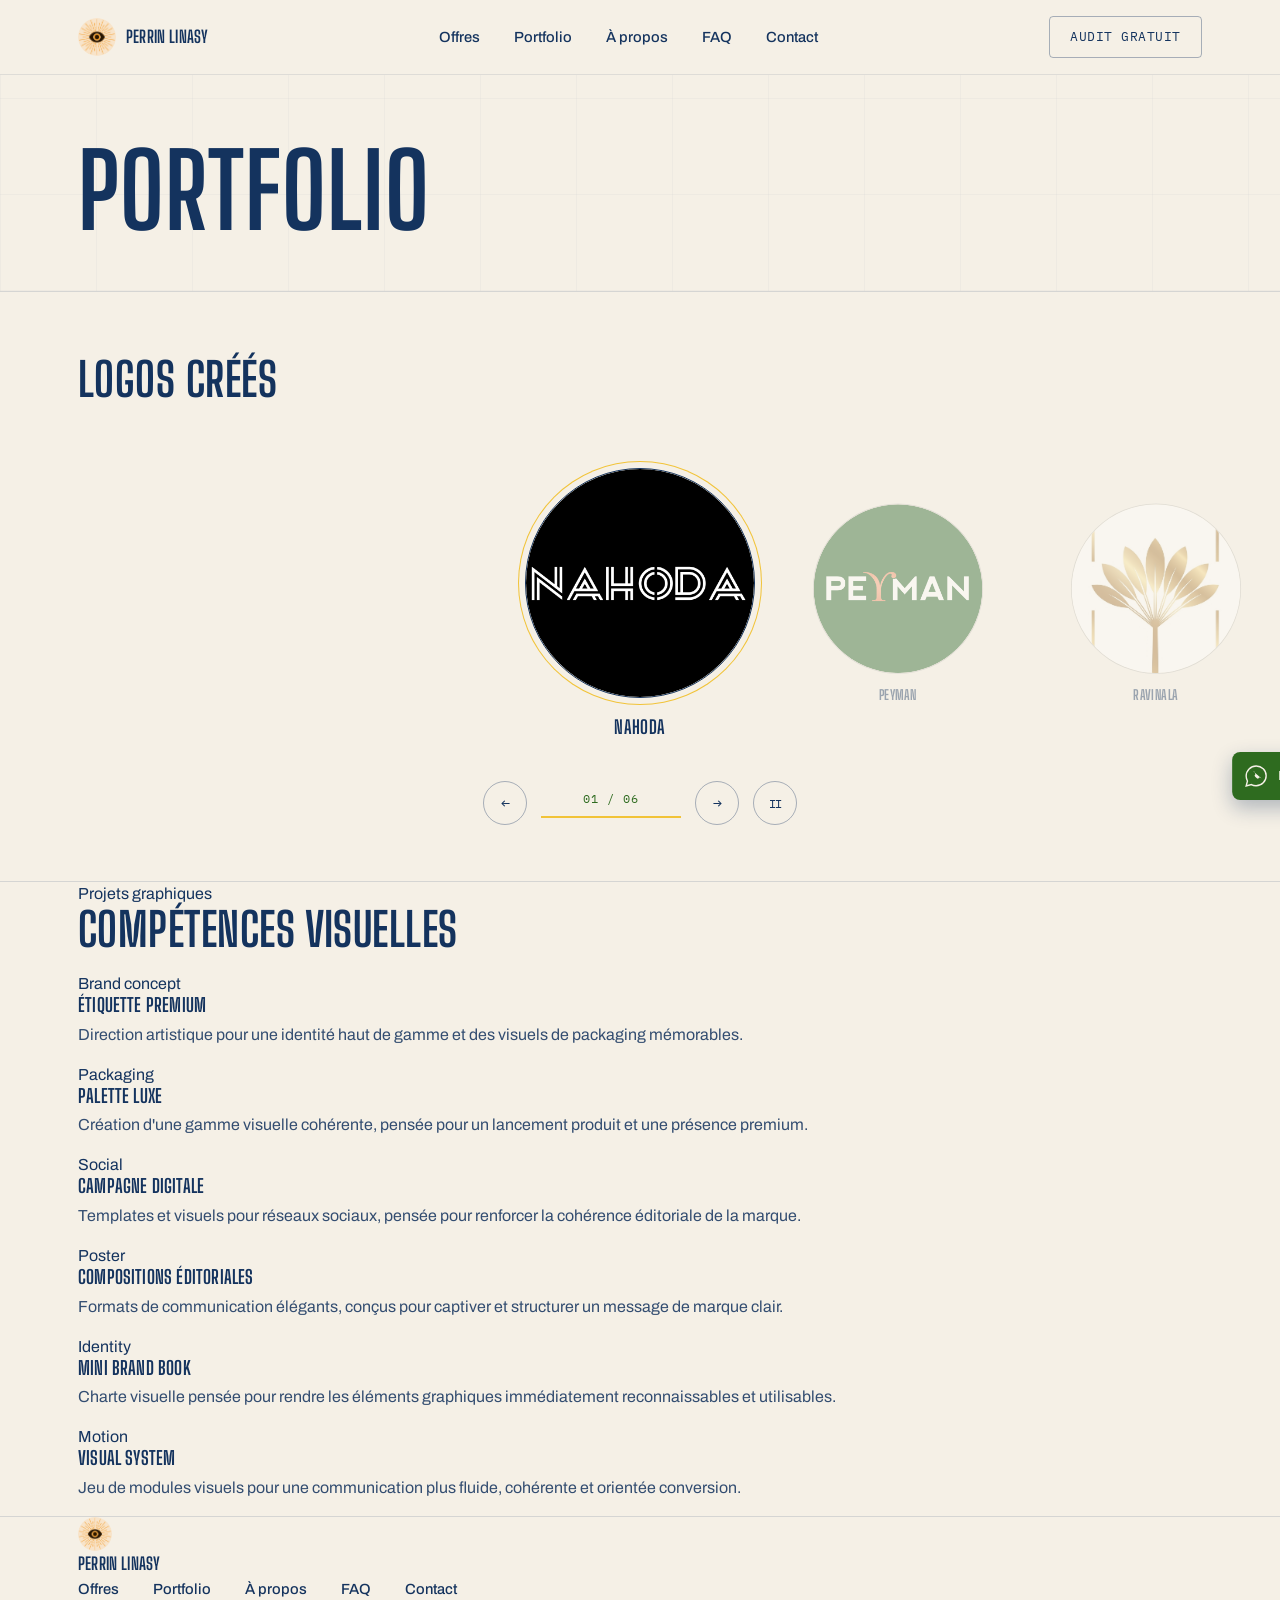
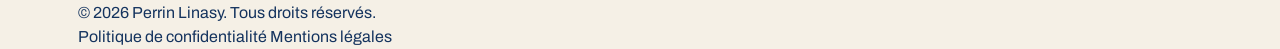
<file: portfolio/index.html>
<!DOCTYPE html>
<html lang="fr">
<head>
<meta charset="UTF-8">
<meta name="viewport" content="width=device-width, initial-scale=1.0">
<title>Portfolio — Perrin Linasy</title>
<meta name="description" content="Portfolio de Perrin Linasy : logos créés pour des marques francophones.">
<link rel="preconnect" href="https://fonts.googleapis.com">
<link href="https://fonts.googleapis.com/css2?family=Big+Shoulders+Display:wght@600;700&family=Archivo:wght@400;500;600&family=IBM+Plex+Mono:wght@400;500&display=swap" rel="stylesheet">
<link rel="stylesheet" href="portfolio.css">
<link rel="icon" href="favicon-n.svg" type="image/svg+xml">
</head>
<body>

<header id="site-header">
  <div class="wrap">
    <a class="brand" href="index.html" aria-label="Perrin Linasy — accueil">
      <img class="brand-logo" src="perrin_linasy_icon.png" alt="Logo Perrin Linasy" width="38" height="38">
      <span class="brand-name">Perrin Linasy</span>
    </a>

    <nav class="main-nav">
  <ul>
    <li><a href="../#offres">Offres</a></li>
    <li><a href="index.html" class="active">Portfolio</a></li> <!-- Reste sur la page actuelle -->
    <li><a href="../#pourquoi">À propos</a></li>
    <li><a href="../#faq">FAQ</a></li>
    <li><a href="../#contact">Contact</a></li>
  </ul>
</nav>


    <div class="header-actions">
      <a class="btn ghost" href="https://linasyperrin.zohobookings.com/#/linasyperrin">Audit gratuit</a>
      <button class="menu-toggle" id="menu-toggle" aria-expanded="false" aria-controls="main-nav" aria-label="Ouvrir le menu">
        <span></span><span></span><span></span>
      </button>
    </div>
  </div>
</header>

<main>

  <!-- ============ TITRE ============ -->
  <section class="page-title">
    <div class="hero-grid-lines" aria-hidden="true"></div>
    <div class="wrap">
      <h1>Portfolio</h1>
    </div>
  </section>

  <hr class="hairline">

  <!-- ============ LOGOS CRÉÉS ============ -->
<section class="logos" id="logos" aria-labelledby="logos-titre">
  <div class="wrap">
    <h2 id="logos-titre">Logos créés</h2>
  </div>

  <div class="carousel" id="carousel" role="region" aria-roledescription="carrousel" aria-label="Logos créés">
    <div class="carousel-viewport">
      <ul class="carousel-track" id="carousel-track">

        <!-- Logo 1 : Nahoda -->
        <li class="slide" aria-roledescription="diapositive" aria-label="Logo 1 sur 6">
          <div class="slide-circle">
            <img src="nahoda.png" alt="Logo Nahoda" class="carousel-img">
          </div>
          <span class="slide-name">Nahoda</span>
        </li>

        <!-- Logo 2 : Peyman -->
        <li class="slide" aria-roledescription="diapositive" aria-label="Logo 2 sur 6">
          <div class="slide-circle">
            <img src="peyman.png" alt="Logo Peyman" class="carousel-img">
          </div>
          <span class="slide-name">Peyman</span>
        </li>

        <!-- Logo 3 : Ravinala -->
        <li class="slide" aria-roledescription="diapositive" aria-label="Logo 3 sur 6">
          <div class="slide-circle">
            <img src="ravinala.png" alt="Logo Ravinala" class="carousel-img">
          </div>
          <span class="slide-name">Ravinala</span>
        </li>

        <!-- Logo 4 : LCOI -->
        <li class="slide" aria-roledescription="diapositive" aria-label="Logo 4 sur 6">
          <div class="slide-circle">
            <img src="LCOI_1782757905289.png" alt="Logo LCOI" class="carousel-img">
          </div>
          <span class="slide-name">LCOI</span>
        </li>

        <!-- Logo 5 : Hirondelle -->
        <li class="slide" aria-roledescription="diapositive" aria-label="Logo 5 sur 6">
          <div class="slide-circle">
            <img src="Hirondelle.png" alt="Logo Hirondelle" class="carousel-img">
          </div>
          <span class="slide-name">Hirondelle</span>
        </li>

        <!-- Logo 6 : Connect -->
        <li class="slide" aria-roledescription="diapositive" aria-label="Logo 6 sur 6">
          <div class="slide-circle">
            <img src="connect.png" alt="Logo Connect" class="carousel-img">
          </div>
          <span class="slide-name">Connect</span>
        </li>

      </ul>
    </div>

    <div class="carousel-controls">
      <button class="ctrl" id="prev" aria-label="Logo précédent">←</button>

      <div class="carousel-status">
        <span class="counter" id="counter" aria-live="off">01 / 06</span>
        <div class="progress" aria-hidden="true"><span id="progress-bar"></span></div>
      </div>

      <button class="ctrl" id="next" aria-label="Logo suivant">→</button>
      <button class="ctrl ctrl-pause" id="toggle" aria-label="Mettre le diaporama en pause" aria-pressed="false">II</button>
    </div>
  </div>
</section>

  <hr class="hairline">

  <section class="projects-gallery" aria-labelledby="projects-gallery-title">
    <div class="wrap">
      <div class="gallery-header">
        <span class="cote">Projets graphiques</span>
        <h2 id="projects-gallery-title">Compétences visuelles</h2>
      </div>

      <div class="project-grid">
        <article class="project-card">
          <div class="project-thumb project-thumb--1" aria-label="Projet placeholder 1">
            <span>Brand concept</span>
          </div>
          <div class="project-body">
            <h3>Étiquette premium</h3>
            <p>Direction artistique pour une identité haut de gamme et des visuels de packaging mémorables.</p>
          </div>
        </article>

        <article class="project-card">
          <div class="project-thumb project-thumb--2" aria-label="Projet placeholder 2">
            <span>Packaging</span>
          </div>
          <div class="project-body">
            <h3>Palette luxe</h3>
            <p>Création d'une gamme visuelle cohérente, pensée pour un lancement produit et une présence premium.</p>
          </div>
        </article>

        <article class="project-card">
          <div class="project-thumb project-thumb--3" aria-label="Projet placeholder 3">
            <span>Social</span>
          </div>
          <div class="project-body">
            <h3>Campagne digitale</h3>
            <p>Templates et visuels pour réseaux sociaux, pensée pour renforcer la cohérence éditoriale de la marque.</p>
          </div>
        </article>

        <article class="project-card">
          <div class="project-thumb project-thumb--4" aria-label="Projet placeholder 4">
            <span>Poster</span>
          </div>
          <div class="project-body">
            <h3>Compositions éditoriales</h3>
            <p>Formats de communication élégants, conçus pour captiver et structurer un message de marque clair.</p>
          </div>
        </article>

        <article class="project-card">
          <div class="project-thumb project-thumb--5" aria-label="Projet placeholder 5">
            <span>Identity</span>
          </div>
          <div class="project-body">
            <h3>Mini brand book</h3>
            <p>Charte visuelle pensée pour rendre les éléments graphiques immédiatement reconnaissables et utilisables.</p>
          </div>
        </article>

        <article class="project-card">
          <div class="project-thumb project-thumb--6" aria-label="Projet placeholder 6">
            <span>Motion</span>
          </div>
          <div class="project-body">
            <h3>Visual system</h3>
            <p>Jeu de modules visuels pour une communication plus fluide, cohérente et orientée conversion.</p>
          </div>
        </article>
      </div>
    </div>
  </section>

  <hr class="hairline">

  <!-- ============ SUITE DE LA PAGE — VIDE POUR LE MOMENT ============ -->
  <section class="suite" id="suite" aria-label="Suite du portfolio">
    <div class="wrap">
      <!-- Prochaines sections du portfolio à ajouter ici -->
    </div>
  </section>

</main>

<!-- ============ FOOTER ============ -->
<footer>
  <div class="wrap">
    <div class="foot-top">
      <div class="foot-brand">
        <img class="brand-logo" src="perrin_linasy_icon.png" alt="Logo Perrin Linasy" width="34" height="34">
        <span class="brand-name" style="font-size:17px;">Perrin Linasy</span>
      </div>
      <nav class="main-nav">
  <ul>
    <li><a href="../#offres">Offres</a></li>
    <li><a href="index.html" class="active">Portfolio</a></li> <!-- Reste sur la page actuelle -->
    <li><a href="../#pourquoi">À propos</a></li>
    <li><a href="../#faq">FAQ</a></li>
    <li><a href="../#contact">Contact</a></li>
  </ul>
</nav>

    </div>
    <div class="foot-bottom">
      <span id="copyright">© Perrin Linasy. Tous droits réservés.</span>
      <div class="legal-links">
        <a href="/politique-de-confidentialite">Politique de confidentialité</a>
        <a href="/mentions-legales">Mentions légales</a>
      </div>
    </div>
  </div>
</footer>

<!-- ============ ONGLET WHATSAPP ============ -->
<a class="wa-tab" href="https://wa.me/261349615783?text=Bonjour%20Perrin%2C%20je%20souhaite%20échanger%20sur%20mon%20projet." target="_blank" rel="noopener" aria-label="Discuter sur WhatsApp">
  <span class="wa-tab-icon" aria-hidden="true">
    <svg viewBox="0 0 24 24" fill="none" xmlns="http://www.w3.org/2000/svg">
      <path d="M17.5 14.4c-.3-.1-1.6-.8-1.9-.9-.2-.1-.4-.1-.6.1-.2.3-.7.9-.8 1-.2.2-.3.2-.5.1-1.4-.7-2.4-1.3-3.3-2.9-.3-.4.3-.4.7-1.4.1-.2 0-.4 0-.5-.1-.1-.6-1.4-.8-1.9-.2-.5-.4-.4-.6-.4h-.5c-.2 [. . .]" fill="currentColor"/>
      <path d="M12 2C6.5 2 2 6.5 2 12c0 1.8.5 3.5 1.3 5L2 22l5.2-1.4c1.4.8 3.1 1.2 4.8 1.2 5.5 0 10-4.5 10-10S17.5 2 12 2z" stroke="currentColor" stroke-width="1.4"/>
    </svg>
  </span>
  <span class="wa-tab-text">Discutons-en</span>
</a>

<script src="portfolio.js"></script>
</body>
</html>
</file>
<file: portfolio/portfolio.css>
/* ============================================================
   PERRIN LINASY — portfolio.css
   Palette : Navy #14335e / Crème #f5f0e6 / Safran #f1c338 / Vert #2e6b1f
   ============================================================ */

:root{
  --navy: #14335e;
  --navy-2: #0e2748;
  --creme: #f5f0e6;
  --creme-2: #ece4d3;
  --safran: #f1c338;
  --vert: #2e6b1f;

  --ink: var(--navy);
  --paper: var(--creme);

  --font-display: 'Big Shoulders Display', sans-serif;
  --font-body: 'Archivo', sans-serif;
  --font-mono: 'IBM Plex Mono', monospace;

  --wrap: 1180px;
  --radius: 4px;
  --ease: cubic-bezier(.22,.68,.16,.98);

  /* Diaporama */
  --slide-size: 230px;
  --slide-gap: 28px;
}

*,*::before,*::after{ box-sizing:border-box; }
html{ scroll-behavior:smooth; }
@media (prefers-reduced-motion: reduce){
  html{ scroll-behavior:auto; }
  *,*::before,*::after{ animation-duration:0.001ms !important; animation-iteration-count:1 !important; transition-duration:0.001ms !important; scroll-behavior:auto !important; }
}

body{
  margin:0;
  font-family:var(--font-body);
  color:var(--ink);
  background:var(--paper);
  -webkit-font-smoothing:antialiased;
  line-height:1.5;
}

h1,h2,h3{
  font-family:var(--font-display);
  font-weight:700;
  text-transform:uppercase;
  letter-spacing:0.01em;
  margin:0 0 0.4em;
  line-height:1.02;
}
h1{ font-size:clamp(3rem, 10vw, 6.4rem); }
h2{ font-size:clamp(1.9rem, 4vw, 2.9rem); }
p{ margin:0 0 1em; color:var(--navy); opacity:0.86; }
a{ color:inherit; text-decoration:none; }
img{ max-width:100%; display:block; }
button{ font:inherit; background:none; border:none; cursor:pointer; color:inherit; }
ul{ list-style:none; margin:0; padding:0; }

:focus-visible{ outline:2px solid var(--vert); outline-offset:3px; }

.wrap{ max-width:var(--wrap); margin:0 auto; padding:0 28px; }
.hairline{ border:none; border-top:1px solid rgba(20,51,94,0.14); margin:0; }

/* ---------- boutons ---------- */
.btn{
  display:inline-flex; align-items:center; gap:8px;
  padding:13px 26px;
  background:var(--navy);
  color:var(--creme);
  font-family:var(--font-mono);
  font-size:0.82rem;
  letter-spacing:0.04em;
  text-transform:uppercase;
  border-radius:var(--radius);
  transition:transform .25s var(--ease), background .25s var(--ease), box-shadow .25s var(--ease);
}
.btn:hover{ background:var(--vert); transform:translateY(-2px); box-shadow:0 8px 18px rgba(20,51,94,0.18); }
.btn.ghost{ background:transparent; color:var(--navy); border:1px solid rgba(20,51,94,0.35); padding:10px 20px; }
.btn.ghost:hover{ background:var(--navy); color:var(--creme); }

/* ============ HEADER ============ */
#site-header{
  position:sticky; top:0; z-index:50;
  background:rgba(245,240,230,0.86);
  -webkit-backdrop-filter:blur(8px);
  backdrop-filter:blur(8px);
  border-bottom:1px solid rgba(20,51,94,0.1);
  transition:box-shadow .25s var(--ease);
}
#site-header.scrolled{ box-shadow:0 4px 16px rgba(20,51,94,0.08); }
#site-header .wrap{ display:flex; align-items:center; justify-content:space-between; height:74px; }
.brand{ display:flex; align-items:center; gap:10px; }
.brand-logo{ width:38px; height:38px; border-radius:50%; object-fit:cover; flex-shrink:0; }
.foot-brand .brand-logo{ width:34px; height:34px; }
.brand-name{ font-family:var(--font-display); font-weight:700; font-size:1.05rem; letter-spacing:0.01em; text-transform:uppercase; }

.main-nav ul{ display:flex; gap:34px; }
.main-nav a{ font-size:0.92rem; font-weight:500; position:relative; padding-bottom:4px; }
.main-nav a::after{ content:''; position:absolute; left:0; right:0; bottom:0; height:1px; background:var(--vert); transform:scaleX(0); transform-origin:left; transition:transform .25s var(--ease); }
.main-nav a:hover::after,
.main-nav a[aria-current="page"]::after{ transform:scaleX(1); }

.header-actions{ display:flex; align-items:center; gap:16px; }
.menu-toggle{ display:none; flex-direction:column; gap:5px; padding:6px; }
.menu-toggle span{ width:22px; height:2px; background:var(--navy); display:block; }

/* ============ TITRE DE LA PAGE ============ */
.page-title{ position:relative; padding:64px 0 48px; overflow:hidden; }
.hero-grid-lines{
  position:absolute; inset:0; pointer-events:none; opacity:0.5;
  background-image:
    repeating-linear-gradient(90deg, rgba(20,51,94,0.06) 0 1px, transparent 1px 96px),
    repeating-linear-gradient(0deg, rgba(20,51,94,0.06) 0 1px, transparent 1px 96px);
}
.page-title .wrap{ position:relative; }
.page-title h1{ margin:0; }

/* ============ 1 — LOGOS CRÉÉS ============ */
.logos { padding: 64px 0 56px; }
.logos h2 { margin-bottom: 40px; }

.carousel { position: relative; }
.carousel-viewport { overflow: hidden; padding: 24px 0 20px; }

.carousel-track {
  display: flex;
  gap: var(--slide-gap);
  width: max-content;
  transition: transform .8s var(--ease);
  will-change: transform;
}

.slide {
  flex: 0 0 var(--slide-size);
  display: flex; flex-direction: column; align-items: center; gap: 16px;
  opacity: 0.4;
  transform: scale(0.74);
  transition: opacity .8s var(--ease), transform .8s var(--ease);
}
.slide.is-active { opacity: 1; transform: scale(1); }

.slide-circle {
  width: var(--slide-size); height: var(--slide-size);
  border-radius: 50%;
  background: var(--creme-2);
  border: 1px solid rgba(20,51,94,0.2);
  display: flex; align-items: center; justify-content: center;
  overflow: hidden;
  transition: border-color .8s var(--ease), box-shadow .8s var(--ease);
}

.slide.is-active .slide-circle {
  border-color: var(--navy);
  box-shadow: 0 0 0 6px var(--creme), 0 0 0 7px var(--safran);
}

.slide-circle img.carousel-img { 
  width: 100%; 
  height: 100%; 
  object-fit: cover;
  border-radius: 50%;
  padding: 0;
  display: block; 
}

.slide-placeholder {
  font-family: var(--font-mono); font-size: 0.8rem; letter-spacing: 0.06em;
  text-transform: uppercase; color: rgba(20,51,94,0.5);
}

.slide-name {
  font-family: var(--font-display); font-weight: 700; font-size: 1.15rem;
  text-transform: uppercase; letter-spacing: 0.02em;
}

/* ---------- contrôles ---------- */
.carousel-controls {
  display: flex; align-items: center; justify-content: center; gap: 14px;
  margin-top: 20px; padding: 0 28px;
}
.ctrl {
  width: 44px; height: 44px; border-radius: 50%;
  border: 1px solid rgba(20,51,94,0.35);
  display: flex; align-items: center; justify-content: center;
  font-family: var(--font-mono); font-size: 0.95rem;
  transition: background .25s var(--ease), color .25s var(--ease);
  flex-shrink: 0;
}
.ctrl:hover { background: var(--navy); color: var(--creme); }
.ctrl-pause { font-size: 0.78rem; letter-spacing: -0.05em; }
.ctrl-pause[aria-pressed="true"] { background: var(--navy); color: var(--creme); }

.carousel-status { display: flex; flex-direction: column; gap: 8px; width: 140px; }
.counter { font-family: var(--font-mono); font-size: 0.78rem; letter-spacing: 0.08em; text-align: center; color: var(--vert); }
.progress { height: 2px; background: rgba(20,51,94,0.14); overflow: hidden; }
.progress span { display: block; height: 100%; width: 100%; background: var(--safran); transform: scaleX(0); transform-origin: left; }
.progress span.run { animation: fill 5s linear forwards; }
.carousel.is-paused .progress span.run { animation-play-state: paused; }
@keyframes fill { from { transform: scaleX(0); } to { transform: scaleX(1); } }


/* ============ NOUVELLE MISE EN PAGE PORTRAIT (À PROPOS) ============ */
#pourquoi { padding: 64px 0; }
.wrap.pourquoi {
  display: flex;
  gap: 48px;
  align-items: center;
}
.pourquoi-portrait {
  flex: 0 0 350px;
  height: 450px;
  overflow: hidden;
  border-radius: 12px;
  background: var(--creme-2);
}
.portrait-img {
  width: 100%;
  height: 100%;
  object-fit: cover;
  display: block;
}
.pourquoi-text { flex: 1; }
.tags { display: flex; flex-wrap: wrap; gap: 10px; margin-top: 20px; }
.tag {
  font-family: var(--font-mono); font-size: 0.75rem;
  padding: 6px 12px; background: var(--creme-2);
  border-radius: var(--radius); color: var(--navy);
}

@media (max-width: 768px) {
  .wrap.pourquoi { flex-direction: column; gap: 32px; }
  .pourquoi-portrait { flex: 0 0 auto; width: 100%; max-width: 320px; height: 380px; }
}


/* ============ ONGLET WHATSAPP ============ */
.wa-tab{
  position:fixed; right:0; bottom:100px; z-index:60;
  display:flex; align-items:center;
  background:var(--vert); color:var(--creme);
  padding:12px 14px 12px 12px;
  border-radius:8px 0 0 8px;
  box-shadow:0 8px 20px rgba(20,51,94,0.3);
  transform:translateX(calc(100% - 48px));
  transition:transform .35s var(--ease), background .25s var(--ease);
}
.wa-tab:hover, .wa-tab:focus-visible{ transform:translateX(0); background:#255a19; }
.wa-tab-icon{ width:24px; height:24px; flex-shrink:0; }
.wa-tab-icon svg{ width:100%; height:100%; }
.wa-tab-text{ font-family:var(--font-mono); font-size:0.82rem; white-space:nowrap; margin-left:10px; letter-spacing:0.02em; }

@media (max-width: 640px){
  .wa-tab{
    right:16px; left:auto;
    bottom:calc(16px + env(safe-area-inset-bottom, 0px));
    transform:none !important;
    padding:15px; border-radius:50%;
  }
  .wa-tab-text{ display:none; }
}

/* ============ RESPONSIVE D'ORIGINE COMPLET ============ */
@media (max-width: 760px){
  :root{ --slide-size:200px; --slide-gap:20px; }

  .main-nav{
    position:fixed; top:74px; left:0; right:0;
    height:calc(100vh - 74px); height:calc(100dvh - 74px);
    overflow-y:auto;
    background-color:var(--creme); opacity:1;
    padding:30px 28px;
    transform:translateX(100%); transition:transform .3s var(--ease);
    z-index:100;
  }
  .main-nav.mobile-open{ transform:translateX(0); }
  .main-nav ul{ flex-direction:column; gap:22px; }
  .main-nav a{ font-size:1.2rem; }
  .menu-toggle{ display:flex; }
  .header-actions .btn.ghost{ display:none; }

  .page-title{ padding:48px 0 36px; }
  .logos{ padding:48px 0 44px; }

  .foot-top{ flex-direction:column; gap:20px; align-items:flex-start; }
</file>
